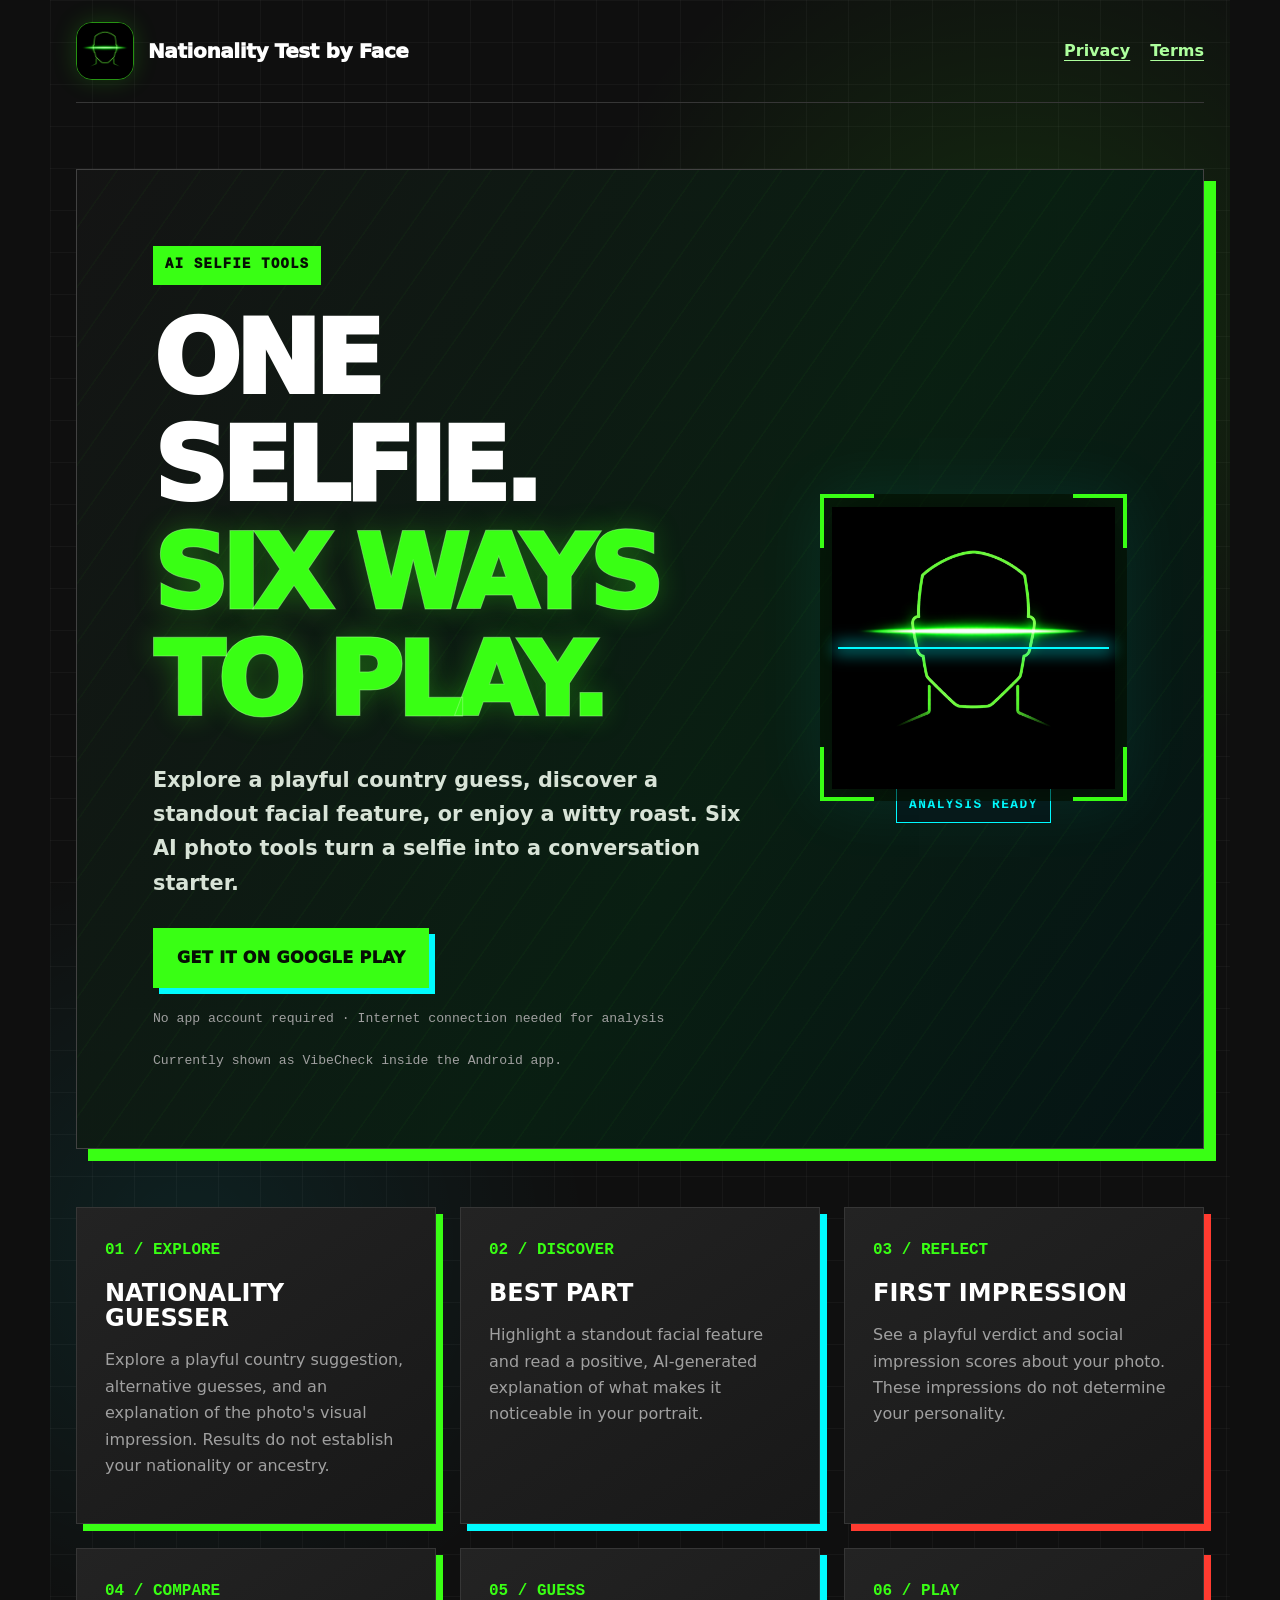
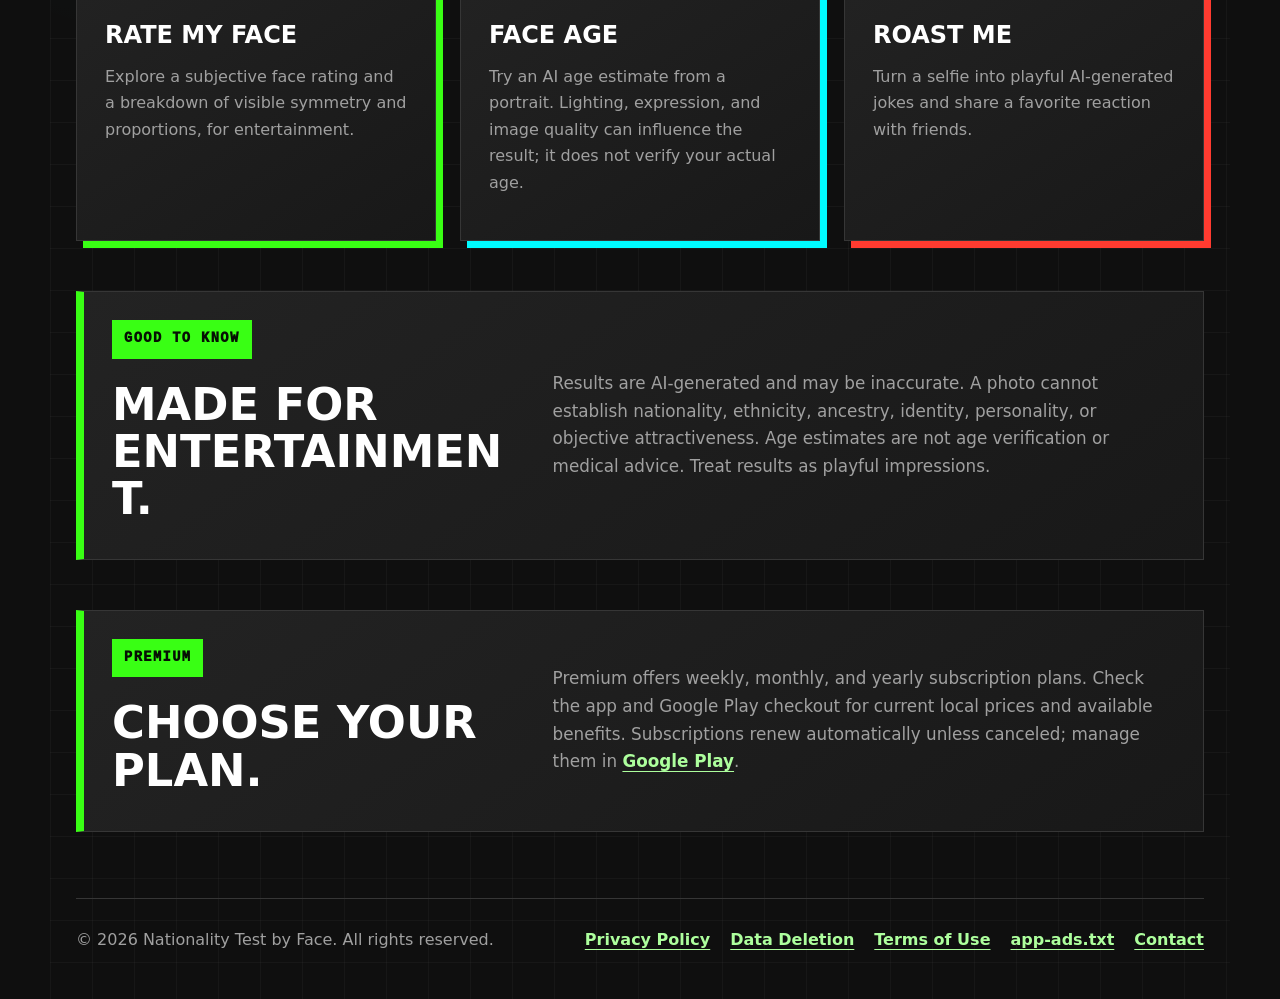
<file: index.html>
<!doctype html>
<html lang="en">
<head>
  <meta charset="utf-8" />
  <meta name="viewport" content="width=device-width, initial-scale=1" />
  <meta
    name="description"
    content="Nationality Test by Face offers playful AI country guesses, face ratings, age estimates, first impressions, and selfie roasts."
  />
  <meta name="theme-color" content="#0f0f0f" />
  <title>Nationality Test by Face — AI Selfie Tools</title>
  <link rel="icon" type="image/png" href="./logo.png" />
  <link rel="stylesheet" href="./styles.css" />
</head>
<body>
  <header class="site-header">
    <a class="brand" href="./index.html" aria-label="Nationality Test by Face home">
      <img src="./logo.png" alt="" width="58" height="58" />
      <span>Nationality Test by Face</span>
    </a>
    <nav aria-label="Legal">
      <a href="./privacy-policy.html">Privacy</a>
      <a href="./terms-of-use.html">Terms</a>
    </nav>
  </header>

  <main>
    <section class="hero">
      <div class="hero-copy">
        <p class="eyebrow">AI SELFIE TOOLS</p>
        <h1>One selfie.<br /><span>Six ways to play.</span></h1>
        <p class="lede">
          Explore a playful country guess, discover a standout facial feature,
          or enjoy a witty roast. Six AI photo tools turn a selfie into a
          conversation starter.
        </p>
        <a
          class="button"
          href="https://play.google.com/store/apps/details?id=com.cukkacreatives.skinscanner"
        >
          Get it on Google Play
        </a>
        <p class="hero-note">No app account required · Internet connection needed for analysis</p>
        <p class="hero-note">Currently shown as VibeCheck inside the Android app.</p>
      </div>
      <div class="hero-visual" aria-hidden="true">
        <div class="scan-frame">
          <img src="./logo.png" alt="" width="330" height="330" />
          <span class="scan-line"></span>
          <span class="corner corner-one"></span>
          <span class="corner corner-two"></span>
          <span class="corner corner-three"></span>
          <span class="corner corner-four"></span>
        </div>
        <span class="status-chip">ANALYSIS READY</span>
      </div>
    </section>

    <section class="feature-grid" aria-label="Nationality Test by Face features">
      <article>
        <span>01 / EXPLORE</span>
        <h2>Nationality Guesser</h2>
        <p>Explore a playful country suggestion, alternative guesses, and an explanation of the photo's visual impression. Results do not establish your nationality or ancestry.</p>
      </article>
      <article>
        <span>02 / DISCOVER</span>
        <h2>Best Part</h2>
        <p>Highlight a standout facial feature and read a positive, AI-generated explanation of what makes it noticeable in your portrait.</p>
      </article>
      <article>
        <span>03 / REFLECT</span>
        <h2>First Impression</h2>
        <p>See a playful verdict and social impression scores about your photo. These impressions do not determine your personality.</p>
      </article>
      <article>
        <span>04 / COMPARE</span>
        <h2>Rate My Face</h2>
        <p>Explore a subjective face rating and a breakdown of visible symmetry and proportions, for entertainment.</p>
      </article>
      <article>
        <span>05 / GUESS</span>
        <h2>Face Age</h2>
        <p>Try an AI age estimate from a portrait. Lighting, expression, and image quality can influence the result; it does not verify your actual age.</p>
      </article>
      <article>
        <span>06 / PLAY</span>
        <h2>Roast Me</h2>
        <p>Turn a selfie into playful AI-generated jokes and share a favorite reaction with friends.</p>
      </article>
    </section>

    <section class="notice" aria-labelledby="important-title">
      <div>
        <p class="eyebrow">GOOD TO KNOW</p>
        <h2 id="important-title">Made for entertainment.</h2>
      </div>
      <p>
        Results are AI-generated and may be inaccurate. A photo cannot
        establish nationality, ethnicity, ancestry, identity, personality,
        or objective attractiveness. Age estimates are not age verification
        or medical advice. Treat results as playful impressions.
      </p>
    </section>
    <section class="notice" aria-labelledby="premium-title">
      <div>
        <p class="eyebrow">PREMIUM</p>
        <h2 id="premium-title">Choose your plan.</h2>
      </div>
      <p>
        Premium offers weekly, monthly, and yearly subscription plans.
        Check the app and Google Play checkout for current local prices and
        available benefits. Subscriptions renew automatically unless canceled;
        manage them in <a href="https://play.google.com/store/account/subscriptions">Google Play</a>.
      </p>
    </section>
  </main>

  <footer>
    <p>© 2026 Nationality Test by Face. All rights reserved.</p>
    <div>
      <a href="./privacy-policy.html">Privacy Policy</a>
      <a href="./privacy-policy.html#data-deletion">Data Deletion</a>
      <a href="./terms-of-use.html">Terms of Use</a>
      <a href="./app-ads.txt">app-ads.txt</a>
      <a href="mailto:cukkacreatives@gmail.com">Contact</a>
    </div>
  </footer>
</body>
</html>
</file>
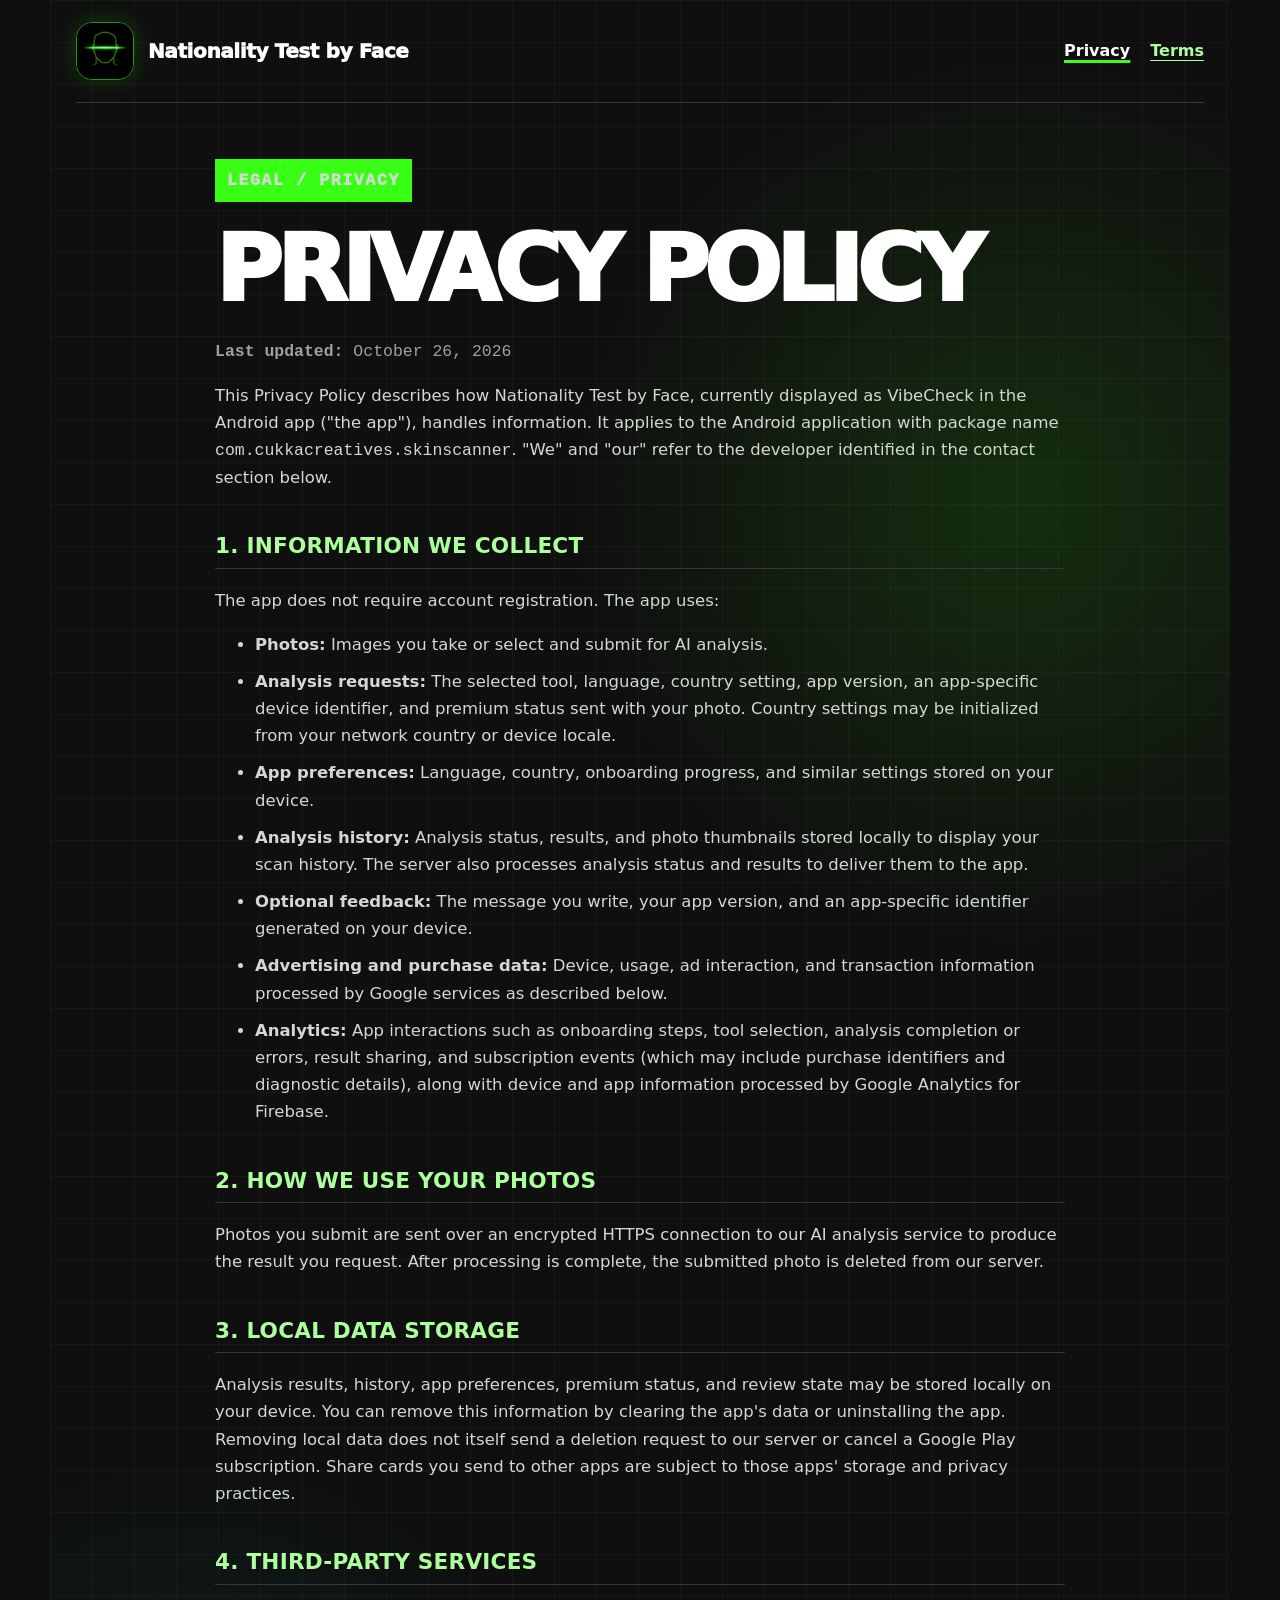
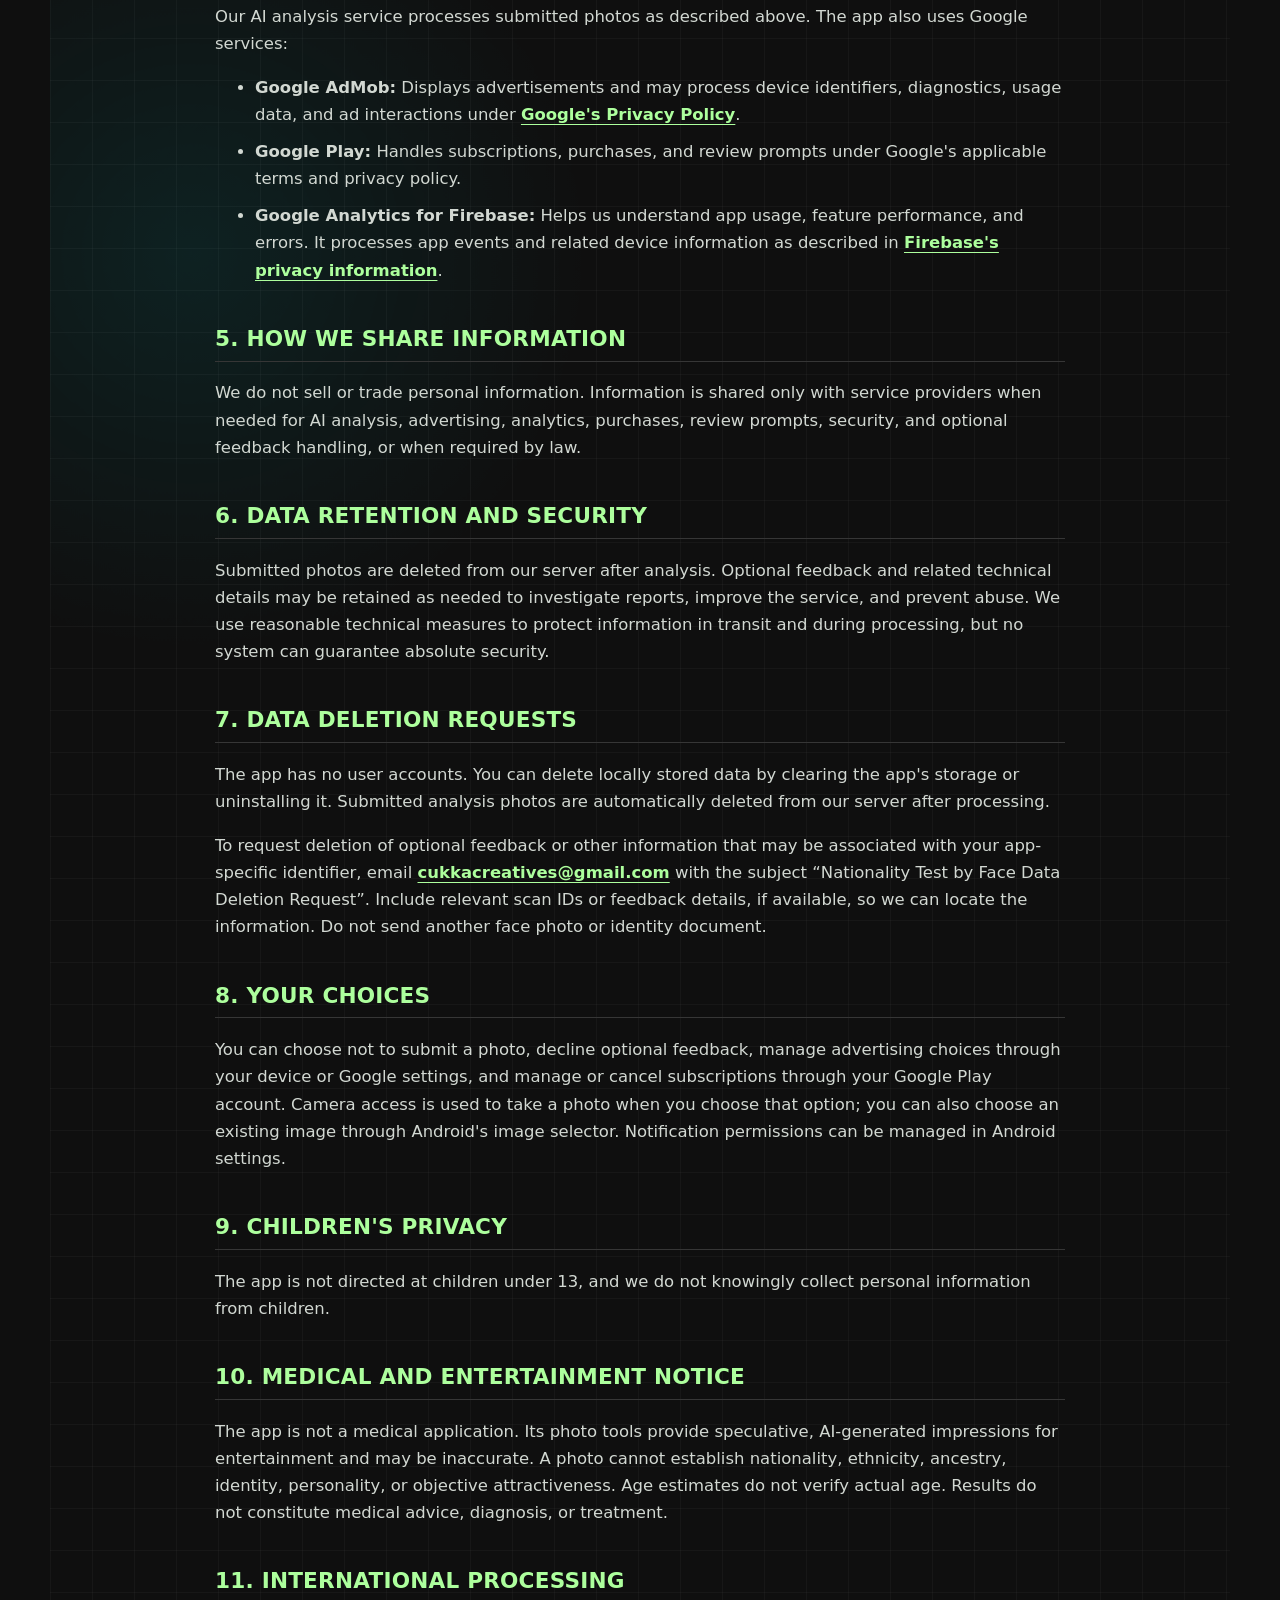
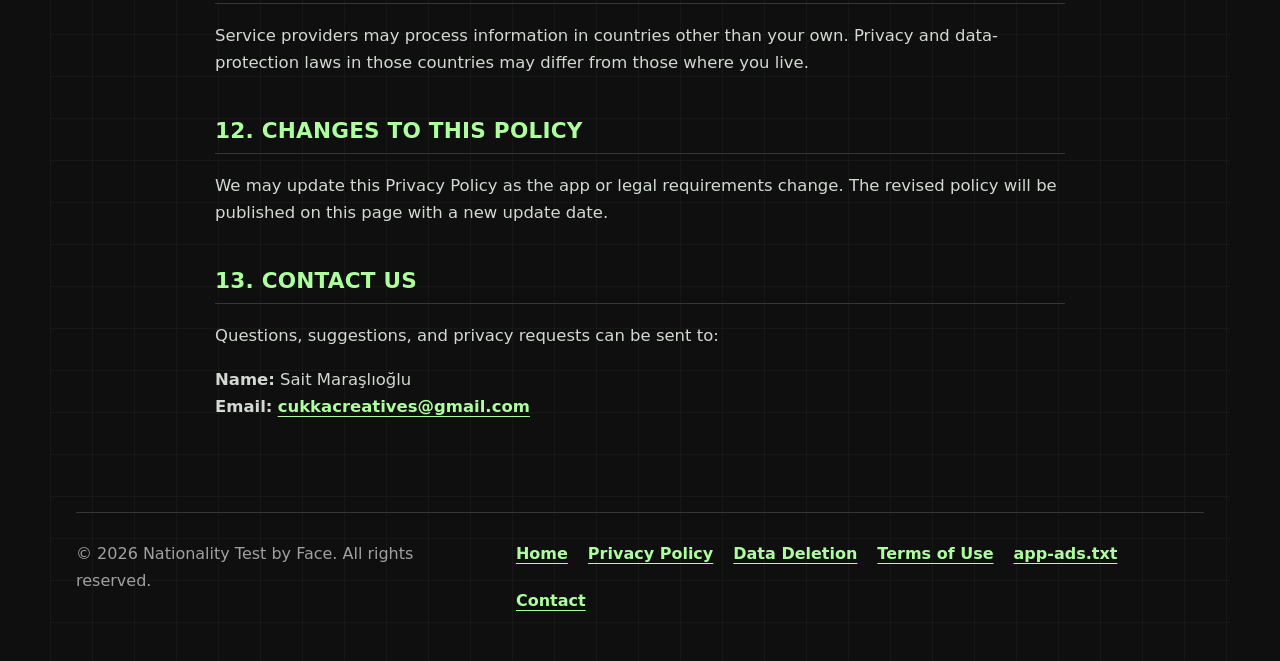
<file: privacy-policy.html>
<!doctype html>
<html lang="en">
<head>
  <meta charset="utf-8" />
  <meta name="viewport" content="width=device-width, initial-scale=1" />
  <meta name="description" content="Privacy, photo processing, and data deletion for Nationality Test by Face, currently displayed as VibeCheck in the Android app." />
  <meta name="theme-color" content="#0f0f0f" />
  <title>Nationality Test by Face — Privacy Policy</title>
  <link rel="icon" type="image/png" href="./logo.png" />
  <link rel="stylesheet" href="./styles.css" />
</head>
<body>
  <header class="site-header">
    <a class="brand" href="./index.html" aria-label="Nationality Test by Face home">
      <img src="./logo.png" alt="" width="58" height="58" />
      <span>Nationality Test by Face</span>
    </a>
    <nav aria-label="Legal">
      <a aria-current="page" href="./privacy-policy.html">Privacy</a>
      <a href="./terms-of-use.html">Terms</a>
    </nav>
  </header>

  <main class="legal">
    <p class="eyebrow">LEGAL / PRIVACY</p>
    <h1>Privacy Policy</h1>
    <p class="updated"><strong>Last updated:</strong> October 26, 2026</p>

    <p>
      This Privacy Policy describes how Nationality Test by Face, currently
      displayed as VibeCheck in the Android app ("the app"), handles information.
      It applies to the Android application with package name
      <code>com.cukkacreatives.skinscanner</code>. "We" and "our" refer to
      the developer identified in the contact section below.
    </p>

    <h2>1. Information We Collect</h2>
    <p>The app does not require account registration. The app uses:</p>
    <ul>
      <li><strong>Photos:</strong> Images you take or select and submit for AI analysis.</li>
      <li><strong>Analysis requests:</strong> The selected tool, language, country setting, app version, an app-specific device identifier, and premium status sent with your photo. Country settings may be initialized from your network country or device locale.</li>
      <li><strong>App preferences:</strong> Language, country, onboarding progress, and similar settings stored on your device.</li>
      <li><strong>Analysis history:</strong> Analysis status, results, and photo thumbnails stored locally to display your scan history. The server also processes analysis status and results to deliver them to the app.</li>
      <li><strong>Optional feedback:</strong> The message you write, your app version, and an app-specific identifier generated on your device.</li>
      <li><strong>Advertising and purchase data:</strong> Device, usage, ad interaction, and transaction information processed by Google services as described below.</li>
      <li><strong>Analytics:</strong> App interactions such as onboarding steps, tool selection, analysis completion or errors, result sharing, and subscription events (which may include purchase identifiers and diagnostic details), along with device and app information processed by Google Analytics for Firebase.</li>
    </ul>

    <h2>2. How We Use Your Photos</h2>
    <p>
      Photos you submit are sent over an encrypted HTTPS connection to our
      AI analysis service to produce the result you request. After processing
      is complete, the submitted photo is deleted from our server.
    </p>

    <h2>3. Local Data Storage</h2>
    <p>
      Analysis results, history, app preferences, premium status, and review
      state may be stored locally on your device. You can remove this
      information by clearing the app's data or uninstalling the app.
      Removing local data does not itself send a deletion request to our
      server or cancel a Google Play subscription. Share cards you send to
      other apps are subject to those apps' storage and privacy practices.
    </p>

    <h2>4. Third-Party Services</h2>
    <p>Our AI analysis service processes submitted photos as described above. The app also uses Google services:</p>
    <ul>
      <li>
        <strong>Google AdMob:</strong> Displays advertisements and may process
        device identifiers, diagnostics, usage data, and ad interactions under
        <a href="https://policies.google.com/privacy" target="_blank" rel="noopener noreferrer">Google's Privacy Policy</a>.
      </li>
      <li>
        <strong>Google Play:</strong> Handles subscriptions, purchases, and
        review prompts under Google's applicable terms and privacy policy.
      </li>
      <li>
        <strong>Google Analytics for Firebase:</strong> Helps us understand
        app usage, feature performance, and errors. It processes app events
        and related device information as described in
        <a href="https://firebase.google.com/support/privacy" target="_blank" rel="noopener noreferrer">Firebase's privacy information</a>.
      </li>
    </ul>

    <h2>5. How We Share Information</h2>
    <p>
      We do not sell or trade personal information. Information is shared only
      with service providers when needed for AI analysis, advertising,
      analytics, purchases, review prompts, security, and optional feedback handling, or
      when required by law.
    </p>

    <h2>6. Data Retention and Security</h2>
    <p>
      Submitted photos are deleted from our server after analysis. Optional
      feedback and related technical details may be retained as needed to
      investigate reports, improve the service, and prevent abuse. We use
      reasonable technical measures to protect information in transit and
      during processing, but no system can guarantee absolute security.
    </p>

    <h2 id="data-deletion">7. Data Deletion Requests</h2>
    <p>
      The app has no user accounts. You can delete locally stored data by
      clearing the app's storage or uninstalling it. Submitted analysis photos
      are automatically deleted from our server after processing.
    </p>
    <p>
      To request deletion of optional feedback or other information that may be
      associated with your app-specific identifier, email
      <a href="mailto:cukkacreatives@gmail.com?subject=Nationality%20Test%20by%20Face%20Data%20Deletion%20Request">cukkacreatives@gmail.com</a>
      with the subject “Nationality Test by Face Data Deletion Request”. Include
      relevant scan IDs or feedback details, if available, so we can locate
      the information. Do not send another face photo or identity document.
    </p>

    <h2>8. Your Choices</h2>
    <p>
      You can choose not to submit a photo, decline optional feedback, manage
      advertising choices through your device or Google settings, and manage or
      cancel subscriptions through your Google Play account.
      Camera access is used to take a photo when you choose that option;
      you can also choose an existing image through Android's image selector.
      Notification permissions can be managed in Android settings.
    </p>

    <h2>9. Children's Privacy</h2>
    <p>
      The app is not directed at children under 13, and we do not knowingly
      collect personal information from children.
    </p>

    <h2>10. Medical and Entertainment Notice</h2>
    <p>
      The app is not a medical application. Its photo tools provide speculative,
      AI-generated impressions for entertainment and may be inaccurate. A photo
      cannot establish nationality, ethnicity, ancestry, identity, personality,
      or objective attractiveness. Age estimates do not verify actual age.
      Results do not constitute medical advice, diagnosis, or treatment.
    </p>

    <h2>11. International Processing</h2>
    <p>
      Service providers may process information in countries other than your
      own. Privacy and data-protection laws in those countries may differ from
      those where you live.
    </p>

    <h2>12. Changes to This Policy</h2>
    <p>
      We may update this Privacy Policy as the app or legal requirements change.
      The revised policy will be published on this page with a new update date.
    </p>

    <h2>13. Contact Us</h2>
    <p>
      Questions, suggestions, and privacy requests can be sent to:
    </p>
    <p>
      <strong>Name:</strong> Sait Maraşlıoğlu<br />
      <strong>Email:</strong> <a href="mailto:cukkacreatives@gmail.com">cukkacreatives@gmail.com</a>
    </p>
  </main>

  <footer>
    <p>© 2026 Nationality Test by Face. All rights reserved.</p>
    <div>
      <a href="./index.html">Home</a>
      <a href="./privacy-policy.html">Privacy Policy</a>
      <a href="./privacy-policy.html#data-deletion">Data Deletion</a>
      <a href="./terms-of-use.html">Terms of Use</a>
      <a href="./app-ads.txt">app-ads.txt</a>
      <a href="mailto:cukkacreatives@gmail.com">Contact</a>
    </div>
  </footer>
</body>
</html>
</file>
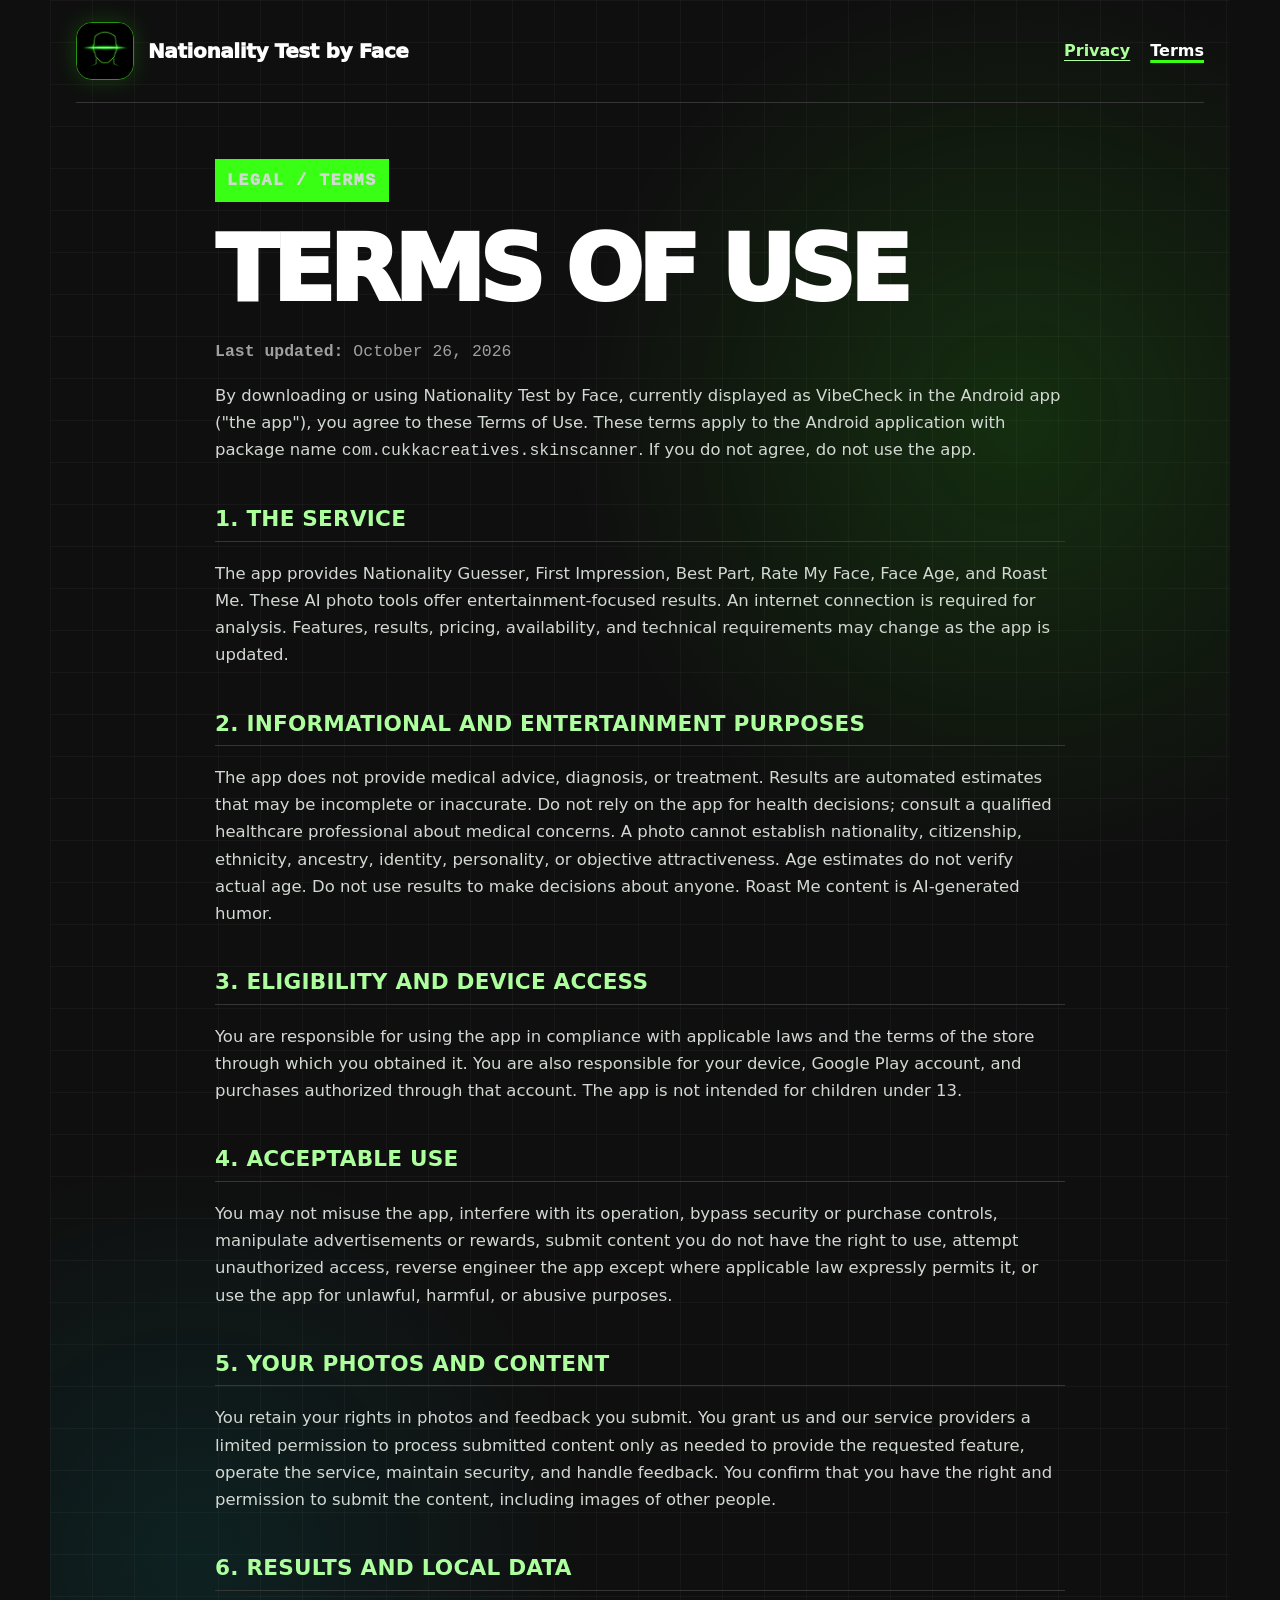
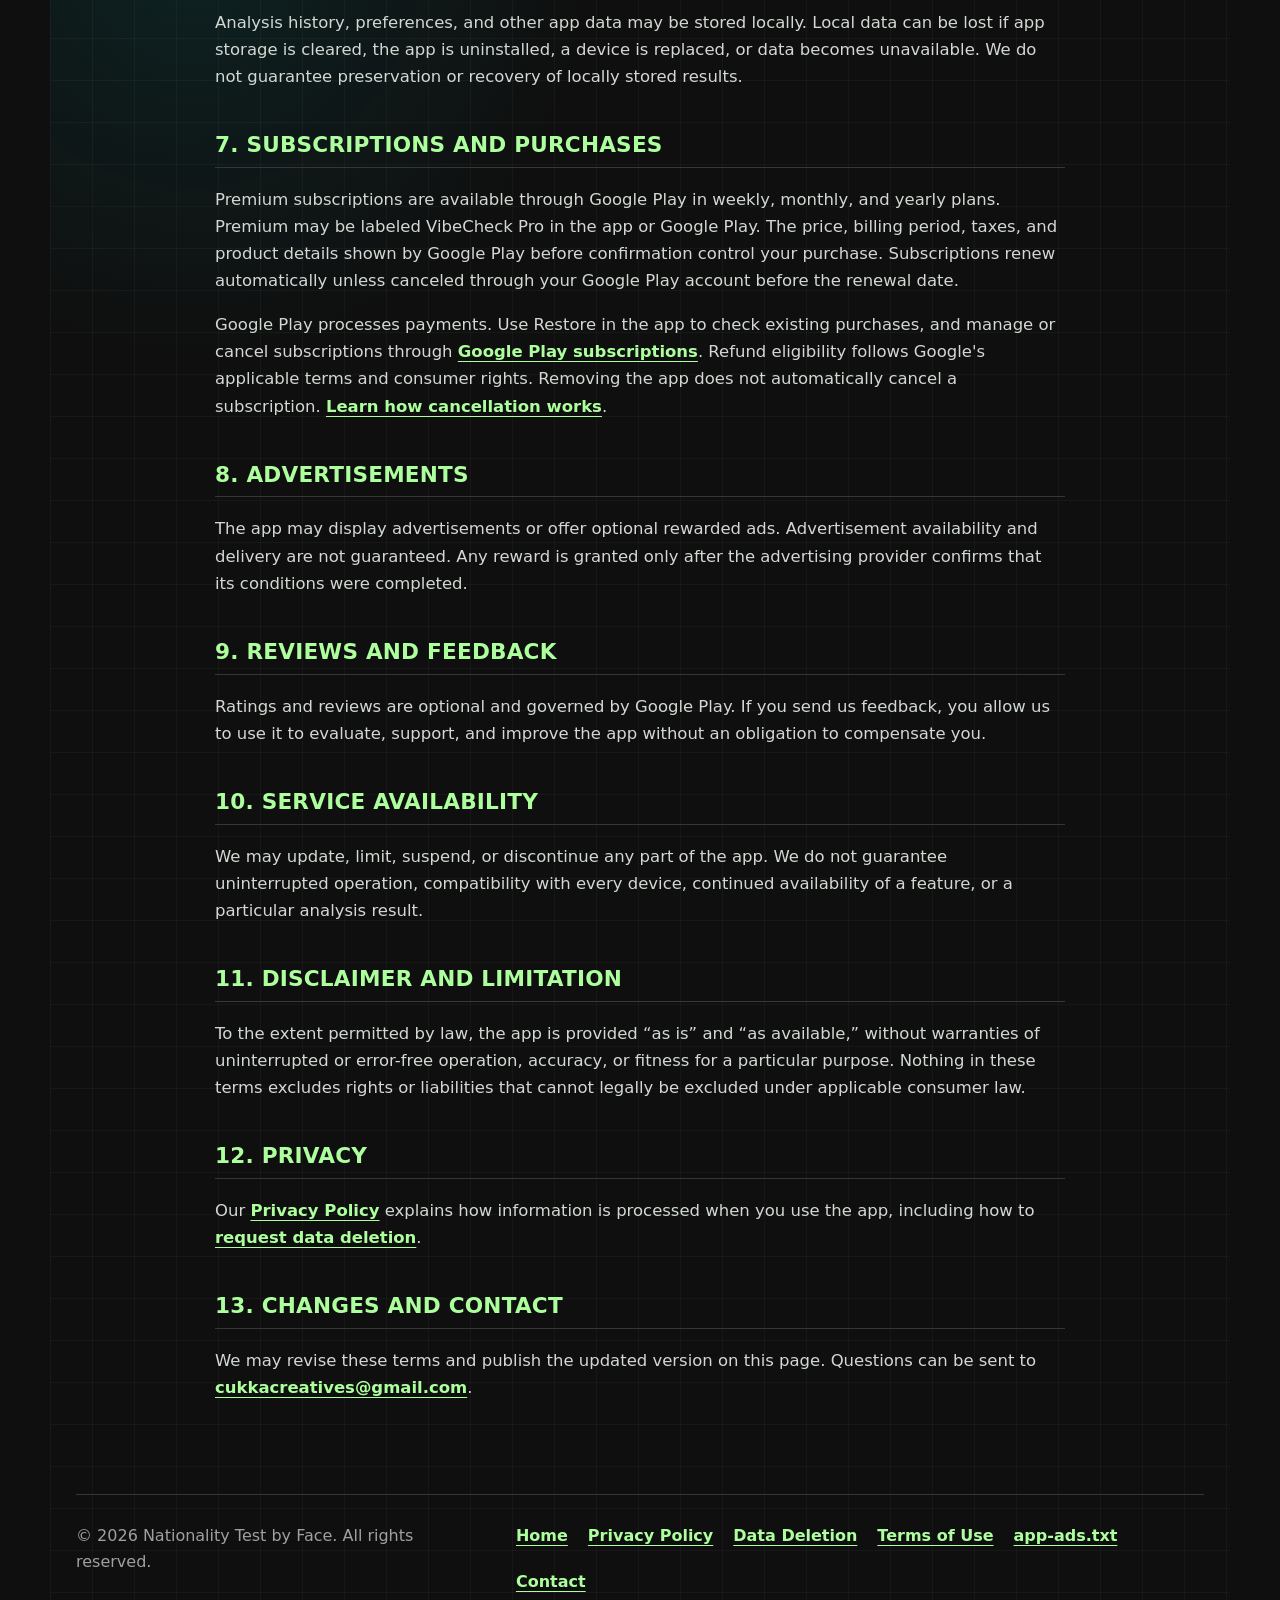
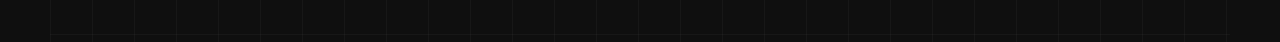
<file: terms-of-use.html>
<!doctype html>
<html lang="en">
<head>
  <meta charset="utf-8" />
  <meta name="viewport" content="width=device-width, initial-scale=1" />
  <meta name="description" content="Terms, subscriptions, and entertainment notices for Nationality Test by Face, currently displayed as VibeCheck in the Android app." />
  <meta name="theme-color" content="#0f0f0f" />
  <title>Nationality Test by Face — Terms of Use</title>
  <link rel="icon" type="image/png" href="./logo.png" />
  <link rel="stylesheet" href="./styles.css" />
</head>
<body>
  <header class="site-header">
    <a class="brand" href="./index.html" aria-label="Nationality Test by Face home">
      <img src="./logo.png" alt="" width="58" height="58" />
      <span>Nationality Test by Face</span>
    </a>
    <nav aria-label="Legal">
      <a href="./privacy-policy.html">Privacy</a>
      <a aria-current="page" href="./terms-of-use.html">Terms</a>
    </nav>
  </header>

  <main class="legal">
    <p class="eyebrow">LEGAL / TERMS</p>
    <h1>Terms of Use</h1>
    <p class="updated"><strong>Last updated:</strong> October 26, 2026</p>

    <p>
      By downloading or using Nationality Test by Face, currently displayed
      as VibeCheck in the Android app ("the app"), you agree to these Terms of
      Use. These terms apply to the Android application with package name
      <code>com.cukkacreatives.skinscanner</code>. If you do not agree, do not
      use the app.
    </p>

    <h2>1. The Service</h2>
    <p>
      The app provides Nationality Guesser, First Impression, Best Part,
      Rate My Face, Face Age, and Roast Me. These AI photo tools offer
      entertainment-focused results. An internet connection is required for
      analysis. Features, results, pricing, availability, and
      technical requirements may change as the app is updated.
    </p>

    <h2>2. Informational and Entertainment Purposes</h2>
    <p>
      The app does not provide medical advice, diagnosis, or treatment.
      Results are automated estimates that may be
      incomplete or inaccurate. Do not rely on the app for health decisions;
      consult a qualified healthcare professional about medical concerns.
      A photo cannot establish nationality, citizenship, ethnicity, ancestry,
      identity, personality, or objective attractiveness. Age estimates do not
      verify actual age. Do not use results to make decisions about anyone.
      Roast Me content is AI-generated humor.
    </p>

    <h2>3. Eligibility and Device Access</h2>
    <p>
      You are responsible for using the app in compliance with applicable laws
      and the terms of the store through which you obtained it. You are also
      responsible for your device, Google Play account, and purchases authorized
      through that account. The app is not intended for children under 13.
    </p>

    <h2>4. Acceptable Use</h2>
    <p>
      You may not misuse the app, interfere with its operation, bypass security
      or purchase controls, manipulate advertisements or rewards, submit content
      you do not have the right to use, attempt unauthorized access, reverse
      engineer the app except where applicable law expressly permits it, or use
      the app for unlawful, harmful, or abusive purposes.
    </p>

    <h2>5. Your Photos and Content</h2>
    <p>
      You retain your rights in photos and feedback you submit. You grant us and
      our service providers a limited permission to process submitted content
      only as needed to provide the requested feature, operate the service,
      maintain security, and handle feedback. You confirm that you have the
      right and permission to submit the content, including images of other
      people.
    </p>

    <h2>6. Results and Local Data</h2>
    <p>
      Analysis history, preferences, and other app data may be stored locally.
      Local data can be lost if app storage is cleared, the app is uninstalled,
      a device is replaced, or data becomes unavailable. We do not guarantee
      preservation or recovery of locally stored results.
    </p>

    <h2>7. Subscriptions and Purchases</h2>
    <p>
      Premium subscriptions are available through Google Play in weekly,
      monthly, and yearly plans. Premium may be labeled VibeCheck Pro in the
      app or Google Play. The price, billing period, taxes, and
      product details shown by Google Play before confirmation control your
      purchase. Subscriptions renew automatically unless canceled through your
      Google Play account before the renewal date.
    </p>
    <p>
      Google Play processes payments. Use Restore in the app to check existing
      purchases, and manage or cancel subscriptions through
      <a href="https://play.google.com/store/account/subscriptions">Google Play subscriptions</a>.
      Refund eligibility follows Google's applicable terms and consumer rights.
      Removing the app does not automatically cancel a subscription.
      <a href="https://support.google.com/googleplay/answer/7018481?hl=en">Learn how cancellation works</a>.
    </p>

    <h2>8. Advertisements</h2>
    <p>
      The app may display advertisements or offer optional rewarded ads.
      Advertisement availability and delivery are not guaranteed. Any reward is
      granted only after the advertising provider confirms that its conditions
      were completed.
    </p>

    <h2>9. Reviews and Feedback</h2>
    <p>
      Ratings and reviews are optional and governed by Google Play. If you send
      us feedback, you allow us to use it to evaluate, support, and improve
      the app without an obligation to compensate you.
    </p>

    <h2>10. Service Availability</h2>
    <p>
      We may update, limit, suspend, or discontinue any part of the app. We do
      not guarantee uninterrupted operation, compatibility with every device,
      continued availability of a feature, or a particular analysis result.
    </p>

    <h2>11. Disclaimer and Limitation</h2>
    <p>
      To the extent permitted by law, the app is provided “as is” and “as
      available,” without warranties of uninterrupted or error-free operation,
      accuracy, or fitness for a particular purpose. Nothing in these terms
      excludes rights or liabilities that cannot legally be excluded under
      applicable consumer law.
    </p>

    <h2>12. Privacy</h2>
    <p>
      Our <a href="./privacy-policy.html">Privacy Policy</a> explains how
      information is processed when you use the app, including how to
      <a href="./privacy-policy.html#data-deletion">request data deletion</a>.
    </p>

    <h2>13. Changes and Contact</h2>
    <p>
      We may revise these terms and publish the updated version on this page.
      Questions can be sent to
      <a href="mailto:cukkacreatives@gmail.com">cukkacreatives@gmail.com</a>.
    </p>
  </main>

  <footer>
    <p>© 2026 Nationality Test by Face. All rights reserved.</p>
    <div>
      <a href="./index.html">Home</a>
      <a href="./privacy-policy.html">Privacy Policy</a>
      <a href="./privacy-policy.html#data-deletion">Data Deletion</a>
      <a href="./terms-of-use.html">Terms of Use</a>
      <a href="./app-ads.txt">app-ads.txt</a>
      <a href="mailto:cukkacreatives@gmail.com">Contact</a>
    </div>
  </footer>
</body>
</html>
</file>
<file: styles.css>
:root {
  color-scheme: dark;
  --background: #0f0f0f;
  --surface: #181818;
  --surface-raised: #232323;
  --ink: #ffffff;
  --muted: #a0a0a0;
  --green: #39ff14;
  --green-soft: #adff9d;
  --cyan: #00fbff;
  --line: #363636;
  --red: #ff3b30;
  --brand-font-size: clamp(1rem, 2.4vw, 1.25rem);
}

* {
  box-sizing: border-box;
}

html {
  background: var(--background);
  scroll-behavior: smooth;
}

body {
  max-width: 1180px;
  min-height: 100vh;
  margin: 0 auto;
  padding: 0 26px;
  color: var(--ink);
  background-color: var(--background);
  background-image:
    radial-gradient(circle at 82% 13%, rgb(57 255 20 / 13%), transparent 28rem),
    radial-gradient(circle at 12% 48%, rgb(0 251 255 / 8%), transparent 25rem),
    linear-gradient(rgb(255 255 255 / 3%) 1px, transparent 1px),
    linear-gradient(90deg, rgb(255 255 255 / 3%) 1px, transparent 1px);
  background-size: auto, auto, 42px 42px, 42px 42px;
  font-family: Inter, ui-sans-serif, system-ui, -apple-system, BlinkMacSystemFont, "Segoe UI", sans-serif;
  line-height: 1.65;
}

a {
  color: var(--green-soft);
  font-weight: 750;
  text-underline-offset: 4px;
}

a:hover {
  color: var(--cyan);
}

a:focus-visible,
.button:focus-visible {
  outline: 3px solid var(--cyan);
  outline-offset: 4px;
}

.site-header {
  display: flex;
  align-items: center;
  justify-content: space-between;
  gap: 24px;
  padding: 22px 0;
  border-bottom: 1px solid var(--line);
}

.brand {
  display: inline-flex;
  align-items: center;
  gap: 14px;
  color: var(--ink);
  min-width: 0;
  font-size: var(--brand-font-size);
  font-weight: 950;
  line-height: 1.25;
  letter-spacing: -0.02em;
  text-decoration: none;
}

.brand span {
  overflow-wrap: anywhere;
}

.brand img {
  display: block;
  flex-shrink: 0;
  border: 1px solid rgb(57 255 20 / 55%);
  border-radius: 16px;
  box-shadow: 0 0 24px rgb(57 255 20 / 18%);
  object-fit: cover;
}

nav,
footer div {
  display: flex;
  flex-wrap: wrap;
  gap: 20px;
}

nav a[aria-current="page"] {
  color: var(--ink);
  text-decoration-color: var(--green);
  text-decoration-thickness: 3px;
}

main {
  padding: 66px 0;
}

.hero {
  position: relative;
  display: grid;
  grid-template-columns: minmax(0, 1fr) minmax(280px, 0.52fr);
  gap: clamp(36px, 6vw, 78px);
  align-items: center;
  overflow: hidden;
  min-height: 610px;
  padding: clamp(34px, 6vw, 76px);
  border: 1px solid #424242;
  background:
    linear-gradient(120deg, rgb(20 20 20 / 98%), rgb(9 31 18 / 96%) 58%, rgb(5 20 21 / 98%));
  box-shadow: 12px 12px 0 var(--green);
}

.hero::before {
  position: absolute;
  inset: 0;
  background: repeating-linear-gradient(
    125deg,
    transparent 0 32px,
    rgb(57 255 20 / 3%) 33px 34px
  );
  content: "";
  pointer-events: none;
}

.hero-copy,
.hero-visual {
  position: relative;
  z-index: 1;
}

.eyebrow {
  display: inline-block;
  margin: 0 0 20px;
  padding: 7px 11px;
  border: 1px solid var(--green);
  color: #061004;
  background: var(--green);
  font-family: ui-monospace, SFMono-Regular, Menlo, Consolas, monospace;
  font-size: 0.86rem;
  font-weight: 950;
  letter-spacing: 0.1em;
}

h1,
h2 {
  line-height: 1.05;
  text-transform: uppercase;
  overflow-wrap: anywhere;
}

h1 {
  max-width: 900px;
  margin: 0;
  font-size: clamp(3.2rem, 8vw, 6.8rem);
  font-weight: 950;
  letter-spacing: -0.06em;
}

h1 span {
  color: var(--green);
  text-shadow: 0 0 28px rgb(57 255 20 / 28%);
  -webkit-text-stroke: 1px rgb(173 255 157 / 45%);
}

.lede {
  max-width: 700px;
  margin: 28px 0;
  color: #d8e3d7;
  font-size: clamp(1.08rem, 2vw, 1.3rem);
  font-weight: 620;
}

.button {
  display: inline-block;
  padding: 15px 22px;
  border: 2px solid var(--green);
  color: #061004;
  background: var(--green);
  box-shadow: 6px 6px 0 var(--cyan);
  font-weight: 950;
  letter-spacing: 0.025em;
  text-decoration: none;
  text-transform: uppercase;
}

.button:hover {
  color: #001112;
  background: var(--cyan);
}

.hero-note {
  margin: 20px 0 0;
  color: var(--muted);
  font-family: ui-monospace, SFMono-Regular, Menlo, Consolas, monospace;
  font-size: 0.82rem;
}

.hero-visual {
  display: grid;
  place-items: center;
}

.scan-frame {
  position: relative;
  display: grid;
  width: min(100%, 360px);
  aspect-ratio: 1;
  place-items: center;
  background: rgb(0 0 0 / 55%);
  box-shadow:
    inset 0 0 70px rgb(57 255 20 / 8%),
    0 0 65px rgb(0 251 255 / 8%);
}

.scan-frame img {
  width: 92%;
  height: 92%;
  object-fit: cover;
}

.scan-line {
  position: absolute;
  left: 6%;
  width: 88%;
  height: 2px;
  background: var(--cyan);
  box-shadow: 0 0 16px 4px rgb(0 251 255 / 55%);
}

.corner {
  position: absolute;
  width: 54px;
  height: 54px;
  color: var(--green);
}

.corner-one {
  top: 0;
  left: 0;
  border-top: 4px solid;
  border-left: 4px solid;
}

.corner-two {
  top: 0;
  right: 0;
  border-top: 4px solid;
  border-right: 4px solid;
}

.corner-three {
  right: 0;
  bottom: 0;
  border-right: 4px solid;
  border-bottom: 4px solid;
}

.corner-four {
  bottom: 0;
  left: 0;
  border-bottom: 4px solid;
  border-left: 4px solid;
}

.status-chip {
  margin-top: -15px;
  padding: 7px 12px;
  color: var(--cyan);
  background: #061314;
  border: 1px solid var(--cyan);
  font-family: ui-monospace, SFMono-Regular, Menlo, Consolas, monospace;
  font-size: 0.8rem;
  font-weight: 900;
  letter-spacing: 0.12em;
}

.feature-grid {
  display: grid;
  grid-template-columns: repeat(3, 1fr);
  gap: 24px;
  margin-top: 58px;
}

.feature-grid article,
.notice {
  padding: 28px;
  border: 1px solid var(--line);
  background: linear-gradient(145deg, var(--surface-raised), var(--surface));
}

.feature-grid article:nth-child(3n + 1) {
  box-shadow: 7px 7px 0 var(--green);
}

.feature-grid article:nth-child(3n + 2) {
  box-shadow: 7px 7px 0 var(--cyan);
}

.feature-grid article:nth-child(3n) {
  box-shadow: 7px 7px 0 var(--red);
}

.feature-grid article {
  min-width: 0;
}

.feature-grid span {
  color: var(--green);
  font-family: ui-monospace, SFMono-Regular, Menlo, Consolas, monospace;
  font-weight: 900;
}

.feature-grid h2,
.notice h2 {
  margin: 18px 0 9px;
}

.feature-grid p,
.notice > p {
  color: var(--muted);
}

.notice {
  display: grid;
  grid-template-columns: minmax(250px, 0.65fr) minmax(0, 1fr);
  gap: 36px;
  align-items: center;
  margin-top: 50px;
  border-left: 8px solid var(--green);
}

.notice .eyebrow {
  margin-bottom: 4px;
}

.notice h2 {
  font-size: clamp(1.7rem, 4vw, 2.8rem);
}

.notice > p {
  font-size: 1.05rem;
}

.legal {
  max-width: 850px;
  margin: 0 auto;
  padding-top: 56px;
  padding-bottom: 76px;
}

.legal h1 {
  margin-bottom: 20px;
  font-size: clamp(3rem, 8vw, 5.7rem);
}

.legal h2 {
  margin-top: 44px;
  padding-bottom: 10px;
  border-bottom: 1px solid var(--line);
  color: var(--green-soft);
  font-size: 1.35rem;
  letter-spacing: 0.01em;
}

.legal p,
.legal li {
  color: #d2d8d2;
  font-size: 1.03rem;
}

.legal .updated {
  color: var(--muted);
  font-family: ui-monospace, SFMono-Regular, Menlo, Consolas, monospace;
}

.legal li + li {
  margin-top: 10px;
}

.legal a,
.legal code {
  overflow-wrap: anywhere;
}

footer {
  display: flex;
  justify-content: space-between;
  gap: 24px;
  padding: 28px 0 48px;
  border-top: 1px solid var(--line);
  color: var(--muted);
}

footer div {
  min-width: 0;
}

footer p {
  margin: 0;
}

@media (max-width: 880px) {
  .hero {
    grid-template-columns: 1fr;
  }

  .hero-visual {
    display: none;
  }
}

@media (max-width: 760px) {
  body {
    padding: 0 16px;
  }

  .site-header,
  footer {
    align-items: flex-start;
    flex-direction: column;
  }

  main {
    padding-top: 38px;
  }

  .hero {
    min-height: auto;
    box-shadow: 7px 7px 0 var(--green);
  }

  .feature-grid,
  .notice {
    grid-template-columns: 1fr;
  }

  .notice {
    gap: 6px;
  }
}

@media (prefers-reduced-motion: no-preference) {
  .button {
    transition: translate 150ms ease, box-shadow 150ms ease, background-color 150ms ease;
  }

  .button:hover {
    translate: 2px 2px;
    box-shadow: 4px 4px 0 var(--cyan);
  }

  .scan-line {
    animation: scan 3s ease-in-out infinite;
  }
}

@media (prefers-reduced-motion: reduce) {
  html {
    scroll-behavior: auto;
  }
}

@keyframes scan {
  0%,
  100% {
    top: 18%;
  }

  50% {
    top: 82%;
  }
}
</file>
